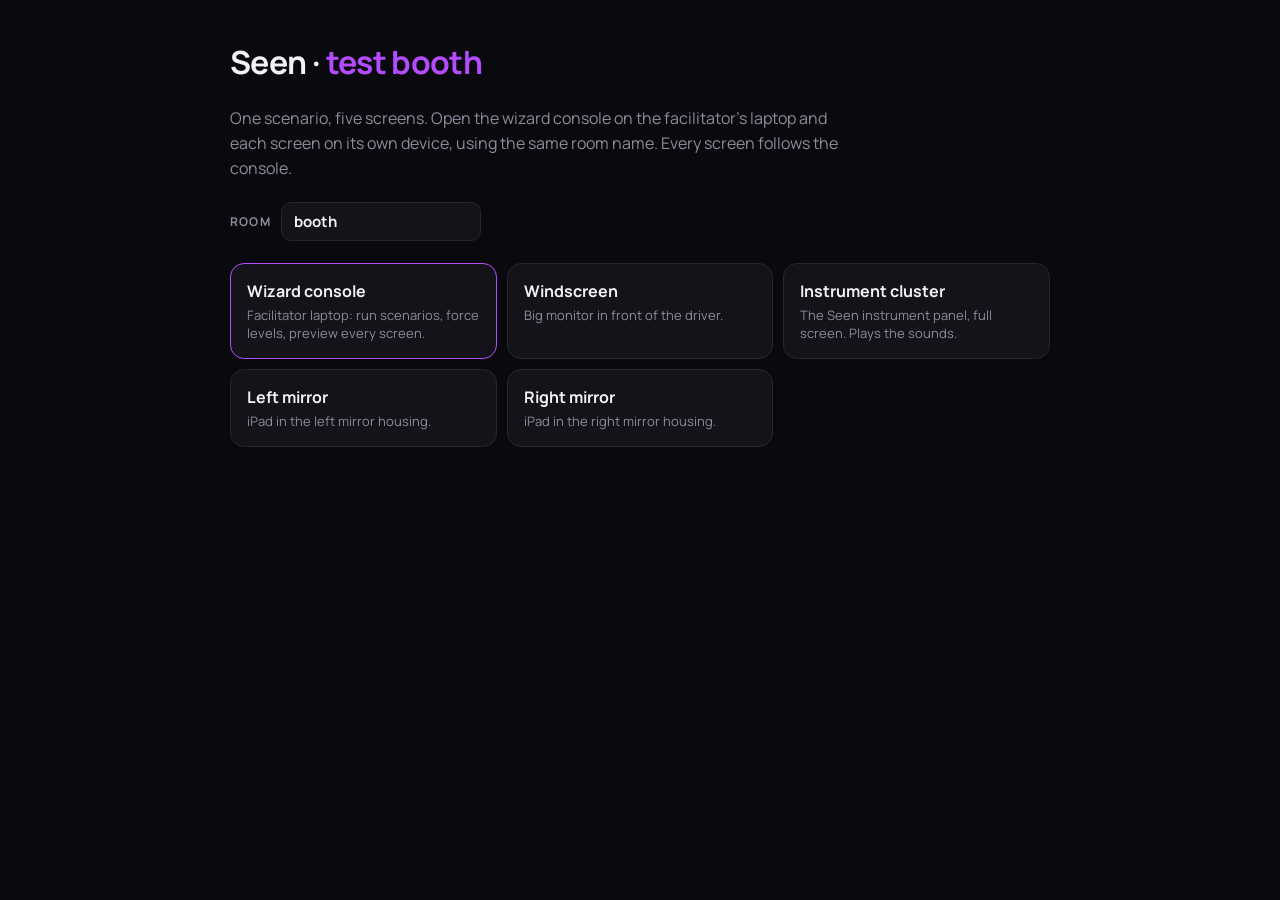
<file: index.html>
<!doctype html>
<html lang="en"><head><meta charset="utf-8"><meta name="viewport" content="width=device-width,initial-scale=1">
<title>Seen · Test booth</title>
<link rel="stylesheet" href="https://fonts.googleapis.com/css2?family=Manrope:wght@400;500;600;700&family=JetBrains+Mono:wght@500;600&display=swap">
<style>
:root{--bg:#0A0A0E;--tile:#131319;--line:#26262F;--fg:#F2F2F6;--muted:#8C8C9C;--seen:#B44BFF;color-scheme:dark}
*{box-sizing:border-box} body{margin:0;background:var(--bg);color:var(--fg);font-family:"Manrope",system-ui,sans-serif}
main{max-width:860px;margin:0 auto;padding:40px 20px;display:grid;gap:22px}
h1{margin:0;font-size:32px;letter-spacing:-.02em} h1 b{color:var(--seen)} p{margin:0;color:var(--muted);line-height:1.55;max-width:62ch}
label{font-size:12px;text-transform:uppercase;letter-spacing:.1em;color:var(--muted);font-weight:700;display:flex;gap:10px;align-items:center}
input{font:inherit;font-size:15px;background:var(--tile);color:var(--fg);border:1px solid var(--line);border-radius:10px;padding:8px 12px;width:200px;text-transform:none;letter-spacing:0}
.grid{display:grid;grid-template-columns:repeat(auto-fill,minmax(240px,1fr));gap:10px}
a.card{display:flex;flex-direction:column;gap:4px;padding:16px;border-radius:14px;background:var(--tile);border:1px solid var(--line);color:var(--fg);text-decoration:none}
a.card:hover{border-color:var(--seen)} a.card b{font-size:16px} a.card span{font-size:13px;color:var(--muted)} a.main{border-color:var(--seen)}
</style></head><body><main>
<h1>Seen · <b>test booth</b></h1>
<p>One scenario, five screens. Open the wizard console on the facilitator's laptop and each screen on its own device, using the same room name. Every screen follows the console.</p>
<label for="room">Room <input id="room" value="booth" autocomplete="off"></label>
<div class="grid" id="grid"></div>
</main>
<script>
const items=[['control.html','Wizard console','Facilitator laptop: run scenarios, force levels, preview every screen.',true],['windscreen.html','Windscreen','Big monitor in front of the driver.'],['dashboard.html','Instrument cluster','The Seen instrument panel, full screen. Plays the sounds.'],['mirror.html?side=L','Left mirror','iPad in the left mirror housing.'],['mirror.html?side=R','Right mirror','iPad in the right mirror housing.']];
function draw(){ const r=encodeURIComponent(document.getElementById('room').value.trim()||'booth'); document.getElementById('grid').innerHTML=items.map(([u,n,d,m])=>`<a class="card ${m?'main':''}" href="${u}${u.includes('?')?'&':'?'}room=${r}"><b>${n}</b><span>${d}</span></a>`).join(''); }
document.getElementById('room').oninput=draw; draw();
</script></body></html>
</file>
